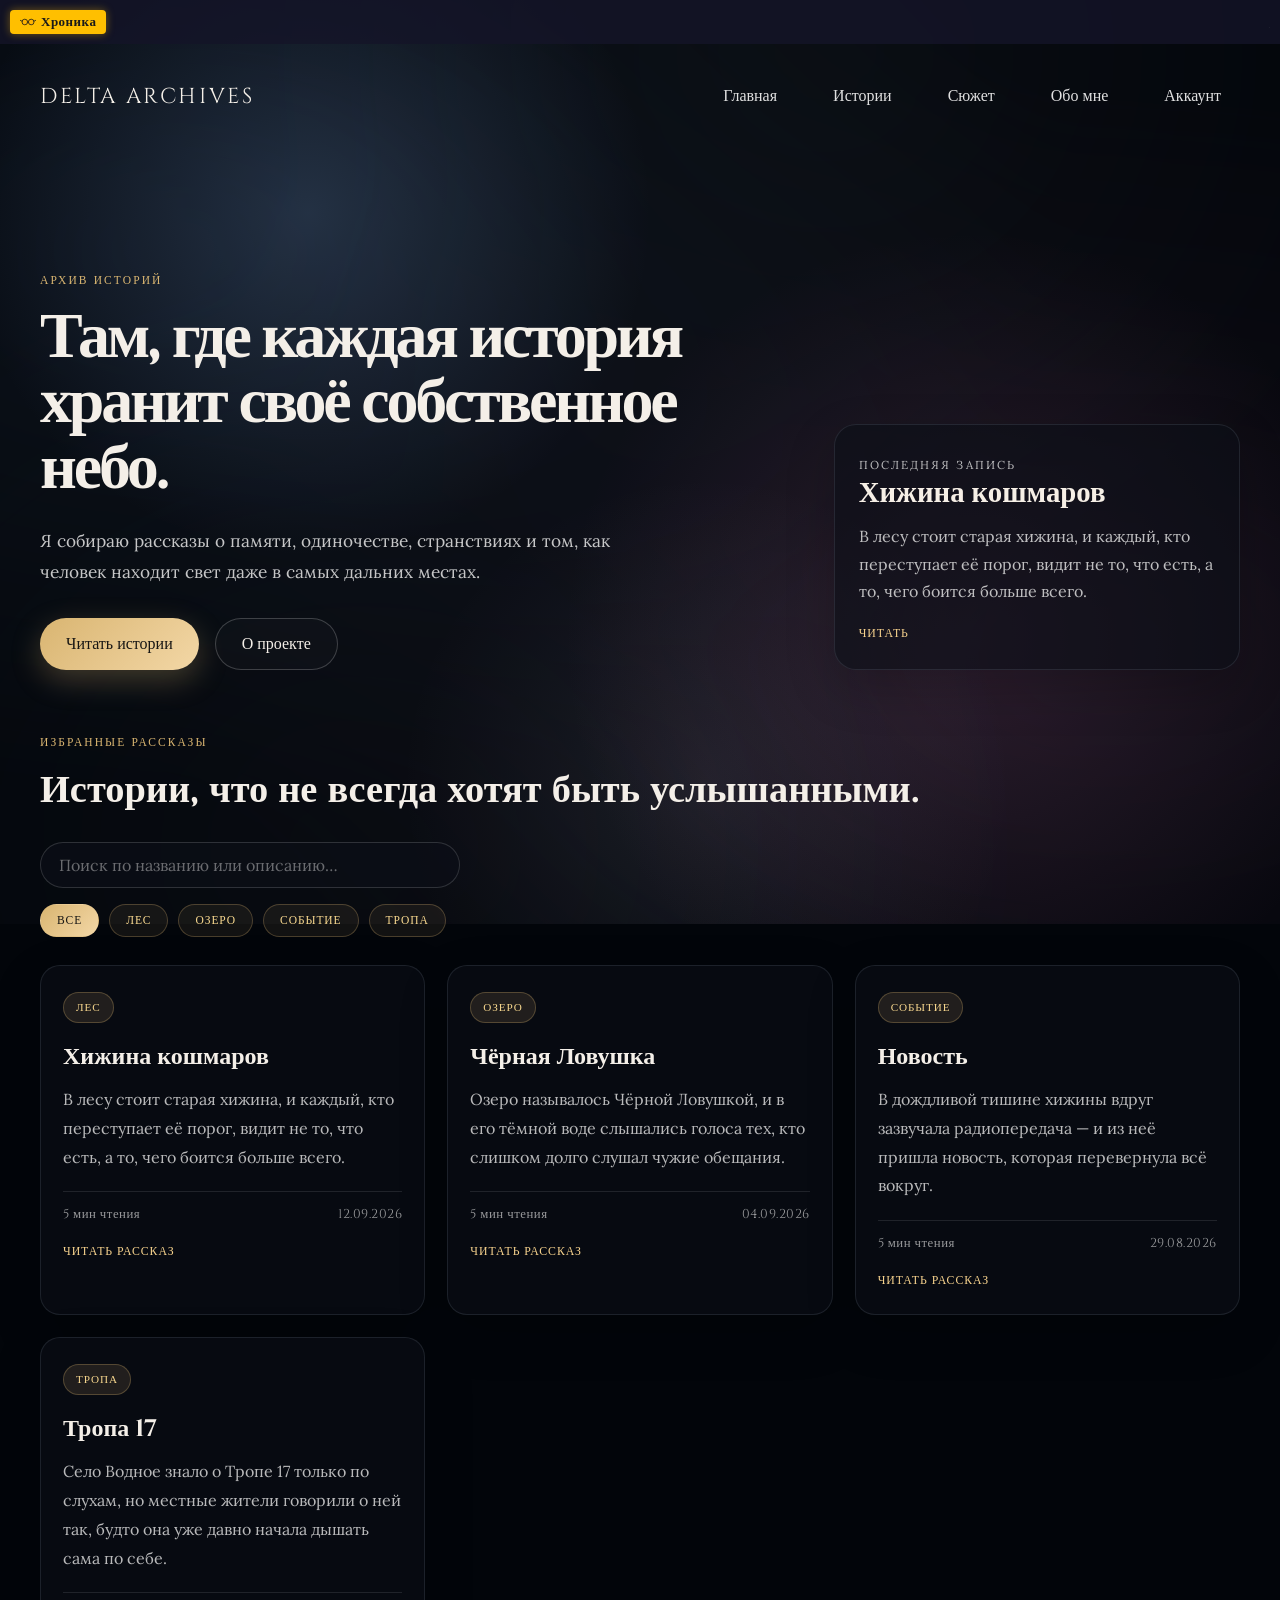
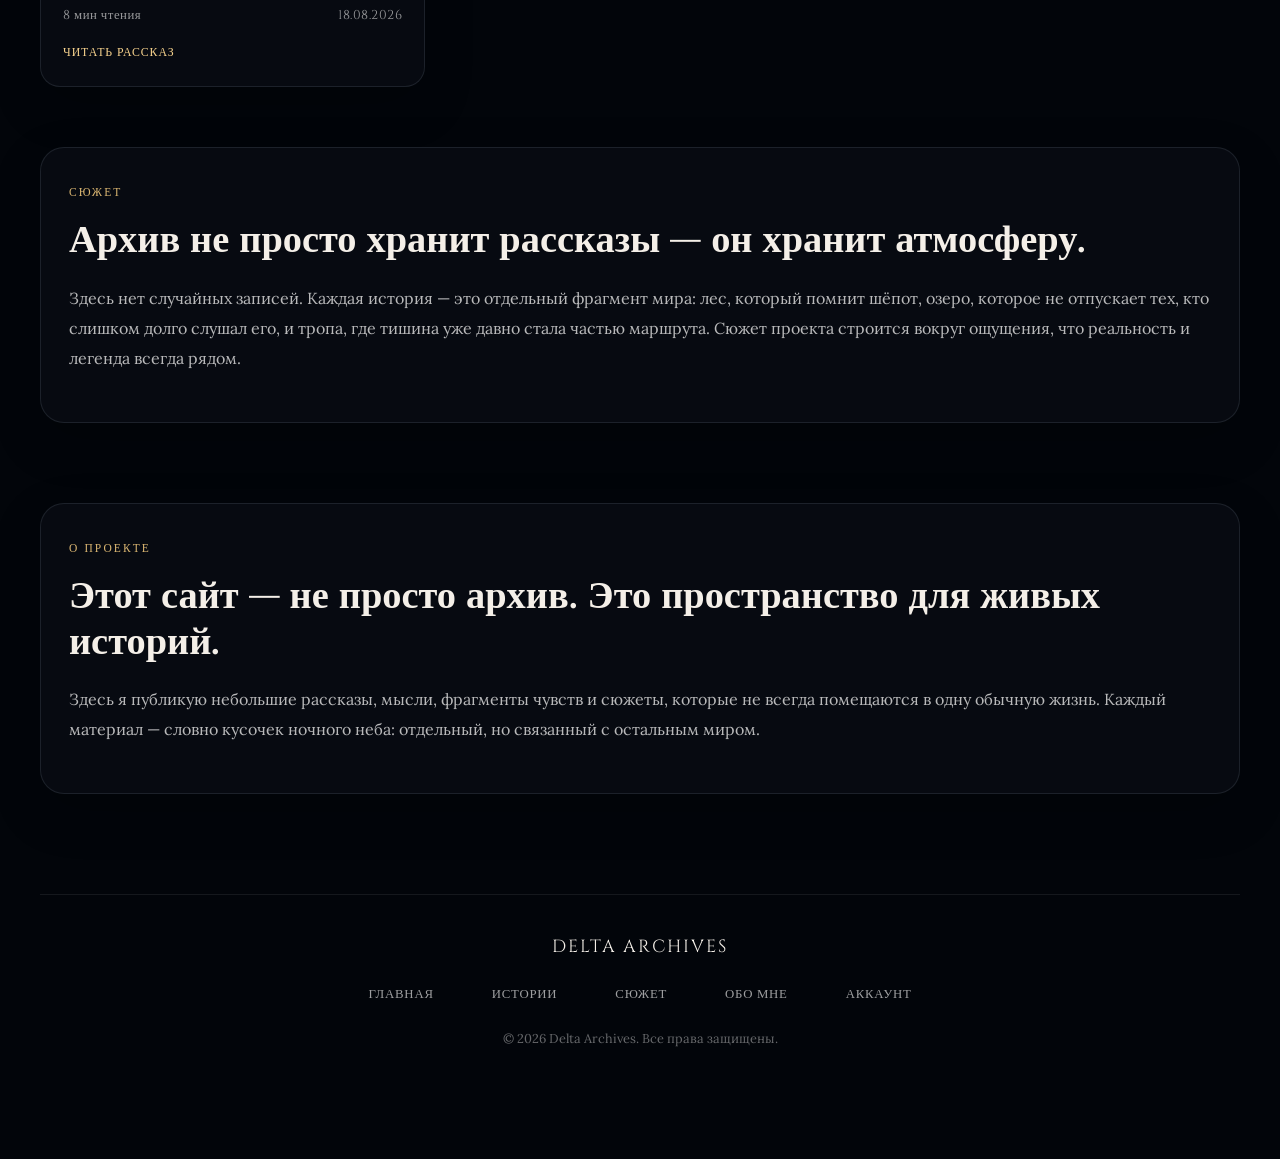
<file: index.html>
<!DOCTYPE html>
<html lang="ru">
<head>
  <meta charset="UTF-8">
  <meta name="viewport" content="width=device-width, initial-scale=1.0">
  <meta name="theme-color" content="#0B0D14">
  <meta name="description" content="Delta Archives — личный архив историй и лора с интерактивным космическим фоном.">
  <title>Delta Archives — Архив историй</title>
  <link rel="preconnect" href="https://fonts.googleapis.com">
  <link rel="preconnect" href="https://fonts.gstatic.com" crossorigin>
  <link href="https://fonts.googleapis.com/css2?family=Cinzel:wght@400;700;900&family=Lora:wght@400;500;600;700&display=swap" rel="stylesheet">
  <link rel="stylesheet" href="./css/style.css">
</head>
<body>
  <div id="background" aria-hidden="true"></div>
  <canvas id="star-lines" aria-hidden="true"></canvas>
  <canvas id="comets-canvas" aria-hidden="true"></canvas>
  <div id="comets" aria-hidden="true"></div>

  <div id="news">
    <div class="chronicle-badge">
      <svg viewBox="0 0 40 22" fill="none" xmlns="http://www.w3.org/2000/svg" aria-hidden="true">
        <circle cx="12" cy="11" r="7" stroke="#1a1a1a" stroke-width="2" fill="rgba(255,160,0,0.35)"/>
        <circle cx="28" cy="11" r="7" stroke="#1a1a1a" stroke-width="2" fill="rgba(255,160,0,0.35)"/>
        <path d="M19 11 Q20 9 21 11" stroke="#1a1a1a" stroke-width="2" stroke-linecap="round"/>
        <path d="M5 9 L1 7" stroke="#1a1a1a" stroke-width="2" stroke-linecap="round"/>
        <path d="M35 9 L39 7" stroke="#1a1a1a" stroke-width="2" stroke-linecap="round"/>
      </svg>
      Хроника
    </div>
    <div class="news-scroll">
      <span>Архив в реконструкции — сообщайте об ошибках и недостающих элементах. Спасибо за сотрудничество!</span>
    </div>
  </div>

  <div class="page-shell">
    <header class="topbar">
      <a href="./index.html" class="brand">Delta Archives</a>
      <button class="burger" id="burger-btn" aria-label="Открыть меню" aria-expanded="false" aria-controls="primary-nav">
        <span></span><span></span><span></span>
      </button>
      <nav id="primary-nav" class="primary-nav">
        <a href="./index.html">Главная</a>
        <a href="#stories">Истории</a>
        <a href="#plot">Сюжет</a>
        <a href="#about">Обо мне</a>
        <a href="./account.html">Аккаунт</a>
      </nav>
    </header>

    <main>
      <section class="hero">
        <div class="hero-copy">
          <p class="eyebrow">Архив историй</p>
          <h1>Там, где каждая история хранит своё собственное небо.</h1>
          <p class="lead">
            Я собираю рассказы о памяти, одиночестве, странствиях и том, как человек
            находит свет даже в самых дальних местах.
          </p>
          <div class="actions">
            <a class="primary-btn" href="#stories">Читать истории</a>
            <a class="secondary-btn" href="#about">О проекте</a>
          </div>
        </div>

        <aside class="hero-card" id="latest-entry">
          <p class="small-label">Последняя запись</p>
          <h3>Ветер между окнами</h3>
          <p>
            История о человеке, который научился слушать тишину, чтобы услышать голос
            прошлого.
          </p>
        </aside>
      </section>

      <section id="stories" class="stories">
        <div class="section-heading">
          <p class="eyebrow">Избранные рассказы</p>
          <h2>Истории, что не всегда хотят быть услышанными.</h2>
        </div>

        <div class="filters" role="search">
          <label class="search-wrap">
            <span class="visually-hidden">Поиск по историям</span>
            <input type="search" id="story-search" placeholder="Поиск по названию или описанию…" autocomplete="off">
          </label>
          <div class="tag-filters" id="tag-filters" role="group" aria-label="Фильтр по категориям">
            <button type="button" class="tag-btn is-active" data-tag="all">Все</button>
          </div>
        </div>

        <div id="story-grid" class="story-grid"></div>
        <p id="no-results" class="no-results" hidden>Ничего не найдено. Попробуйте другой запрос или сбросьте фильтры.</p>
      </section>

      <section id="plot" class="about">
        <div class="about-text">
          <p class="eyebrow">Сюжет</p>
          <h2>Архив не просто хранит рассказы — он хранит атмосферу.</h2>
          <p>
            Здесь нет случайных записей. Каждая история — это отдельный фрагмент мира: лес, который помнит шёпот,
            озеро, которое не отпускает тех, кто слишком долго слушал его, и тропа, где тишина уже давно стала
            частью маршрута. Сюжет проекта строится вокруг ощущения, что реальность и легенда всегда рядом.
          </p>
        </div>
      </section>

      <section id="about" class="about">
        <div class="about-text">
          <p class="eyebrow">О проекте</p>
          <h2>Этот сайт — не просто архив. Это пространство для живых историй.</h2>
          <p>
            Здесь я публикую небольшие рассказы, мысли, фрагменты чувств и сюжеты, которые не
            всегда помещаются в одну обычную жизнь. Каждый материал — словно кусочек ночного неба:
            отдельный, но связанный с остальным миром.
          </p>
        </div>
      </section>
    </main>

    <footer class="site-footer">
      <div class="footer-inner">
        <div class="footer-brand">Delta Archives</div>
        <nav class="footer-nav" aria-label="Подвал">
          <a href="./index.html">Главная</a>
          <a href="#stories">Истории</a>
          <a href="#plot">Сюжет</a>
          <a href="#about">Обо мне</a>
          <a href="./account.html">Аккаунт</a>
        </nav>
        <p class="footer-copy">&copy; 2026 Delta Archives. Все права защищены.</p>
      </div>
    </footer>
  </div>

  <script type="module" src="./js/main.js"></script>
</body>
</html>
</file>
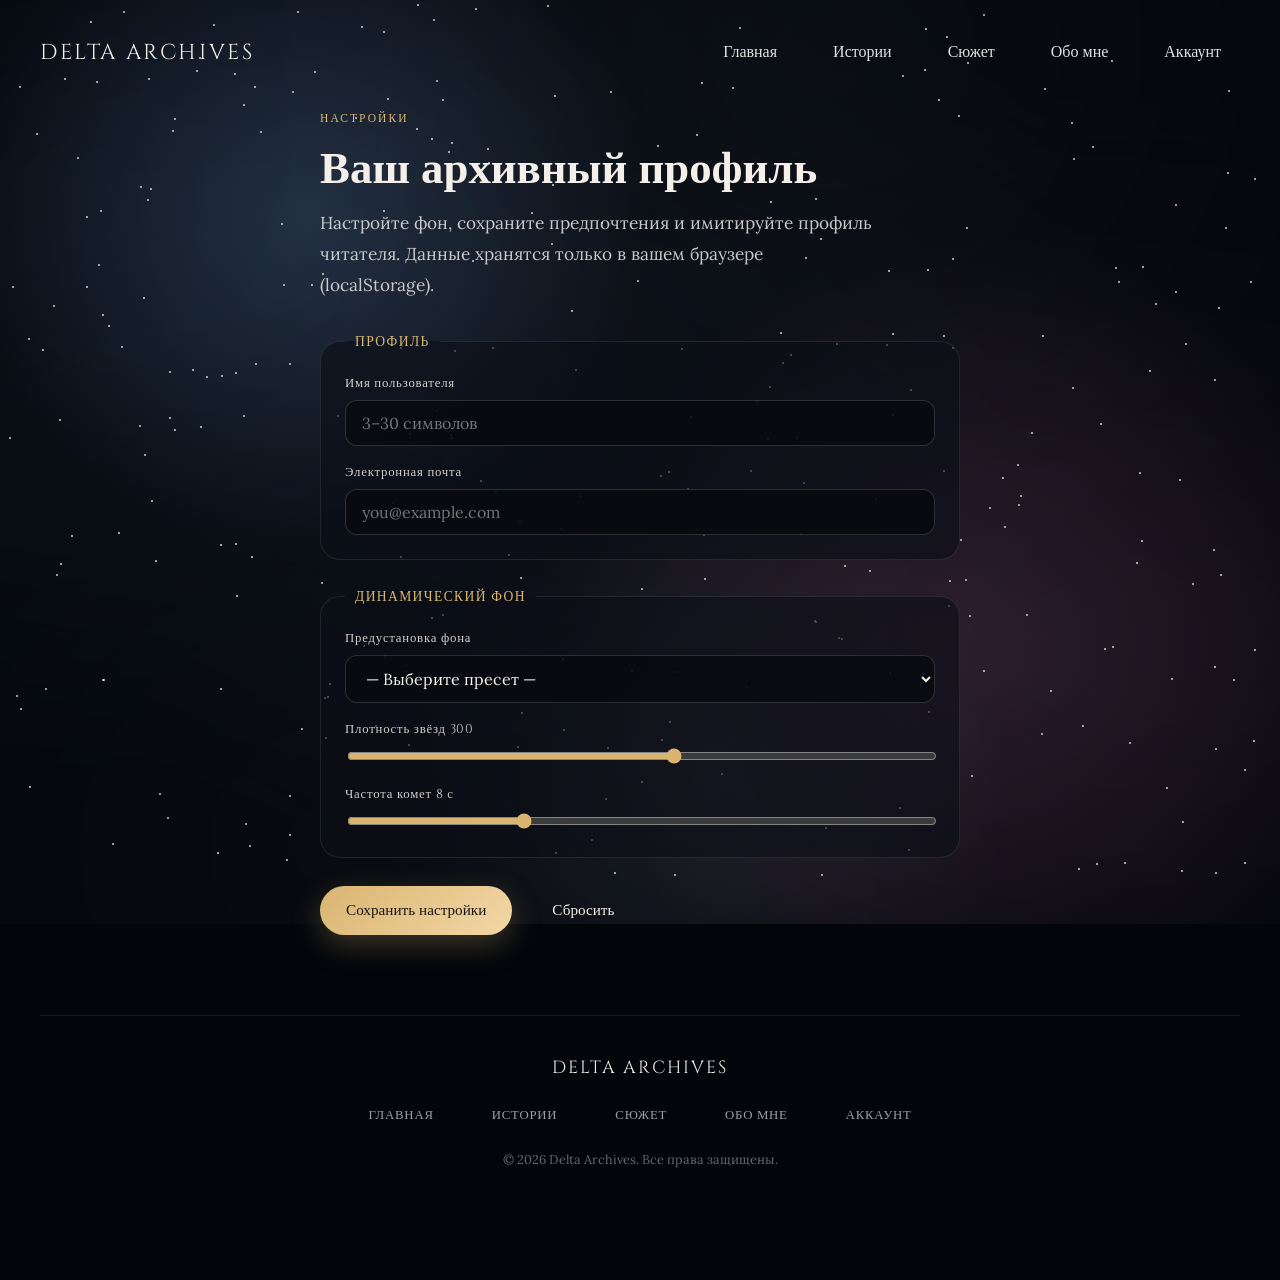
<file: account.html>
<!DOCTYPE html>
<html lang="ru">
<head>
  <meta charset="UTF-8">
  <meta name="viewport" content="width=device-width, initial-scale=1.0">
  <meta name="theme-color" content="#0B0D14">
  <title>Аккаунт — Delta Archives</title>
  <link rel="preconnect" href="https://fonts.googleapis.com">
  <link rel="preconnect" href="https://fonts.gstatic.com" crossorigin>
  <link href="https://fonts.googleapis.com/css2?family=Cinzel:wght@400;700;900&family=Lora:wght@400;500;600;700&display=swap" rel="stylesheet">
  <link rel="stylesheet" href="./css/style.css">
</head>
<body>
  <div id="background" aria-hidden="true"></div>
  <canvas id="star-lines" aria-hidden="true"></canvas>
  <canvas id="comets-canvas" aria-hidden="true"></canvas>
  <div id="comets" aria-hidden="true"></div>

  <div class="page-shell">
    <header class="topbar">
      <a href="./index.html" class="brand">Delta Archives</a>
      <button class="burger" id="burger-btn" aria-label="Открыть меню" aria-expanded="false" aria-controls="primary-nav">
        <span></span><span></span><span></span>
      </button>
      <nav id="primary-nav" class="primary-nav">
        <a href="./index.html">Главная</a>
        <a href="./index.html#stories">Истории</a>
        <a href="./index.html#plot">Сюжет</a>
        <a href="./index.html#about">Обо мне</a>
        <a href="./account.html" aria-current="page">Аккаунт</a>
      </nav>
    </header>

    <main class="account-main">
      <section class="account-section">
        <div class="section-heading">
          <p class="eyebrow">Настройки</p>
          <h1>Ваш архивный профиль</h1>
          <p class="lead account-lead">Настройте фон, сохраните предпочтения и имитируйте профиль читателя. Данные хранятся только в вашем браузере (localStorage).</p>
        </div>

        <form id="account-form" class="account-form" novalidate>
          <fieldset class="form-block">
            <legend>Профиль</legend>

            <div class="field">
              <label for="username">Имя пользователя</label>
              <input type="text" id="username" name="username" autocomplete="username" required minlength="3" maxlength="30" pattern="[A-Za-z0-9А-Яа-яЁё_\-]{3,30}" placeholder="3–30 символов">
              <p class="field-error" id="username-error" role="alert" hidden>Введите корректное имя (3–30 символов, буквы и цифры)</p>
            </div>

            <div class="field">
              <label for="email">Электронная почта</label>
              <input type="email" id="email" name="email" autocomplete="email" required placeholder="you@example.com">
              <p class="field-error" id="email-error" role="alert" hidden>Введите корректный адрес электронной почты</p>
            </div>
          </fieldset>

          <fieldset class="form-block">
            <legend>Динамический фон</legend>

            <div class="field">
              <label for="bg-preset">Предустановка фона</label>
              <select id="bg-preset" name="bg-preset" required>
                <option value="">— Выберите пресет —</option>
                <option value="default">Космос (по умолчанию)</option>
                <option value="forest">Лес</option>
                <option value="lake">Озеро</option>
                <option value="storm">Шторм</option>
                <option value="trail">Тропа</option>
              </select>
              <p class="field-error" id="bg-preset-error" role="alert" hidden>Пожалуйста, выберите предустановку динамического фона</p>
            </div>

            <div class="field range-field">
              <label for="star-density">Плотность звёзд <span id="star-density-value">300</span></label>
              <input type="range" id="star-density" name="star-density" min="50" max="500" step="10" value="300">
            </div>

            <div class="field range-field">
              <label for="comet-freq">Частота комет <span id="comet-freq-value">8</span> с</label>
              <input type="range" id="comet-freq" name="comet-freq" min="3" max="20" step="1" value="8">
            </div>
          </fieldset>

          <div class="form-actions">
            <button type="submit" class="primary-btn">Сохранить настройки</button>
            <button type="button" class="secondary-btn" id="reset-btn">Сбросить</button>
          </div>

          <p id="form-success" class="form-success" role="status" hidden>Настройки сохранены и применены.</p>
        </form>
      </section>
    </main>

    <footer class="site-footer">
      <div class="footer-inner">
        <div class="footer-brand">Delta Archives</div>
        <nav class="footer-nav" aria-label="Подвал">
          <a href="./index.html">Главная</a>
          <a href="./index.html#stories">Истории</a>
          <a href="./index.html#plot">Сюжет</a>
          <a href="./index.html#about">Обо мне</a>
          <a href="./account.html">Аккаунт</a>
        </nav>
        <p class="footer-copy">&copy; 2026 Delta Archives. Все права защищены.</p>
      </div>
    </footer>
  </div>

  <script type="module" src="./js/main.js"></script>
</body>
</html>
</file>
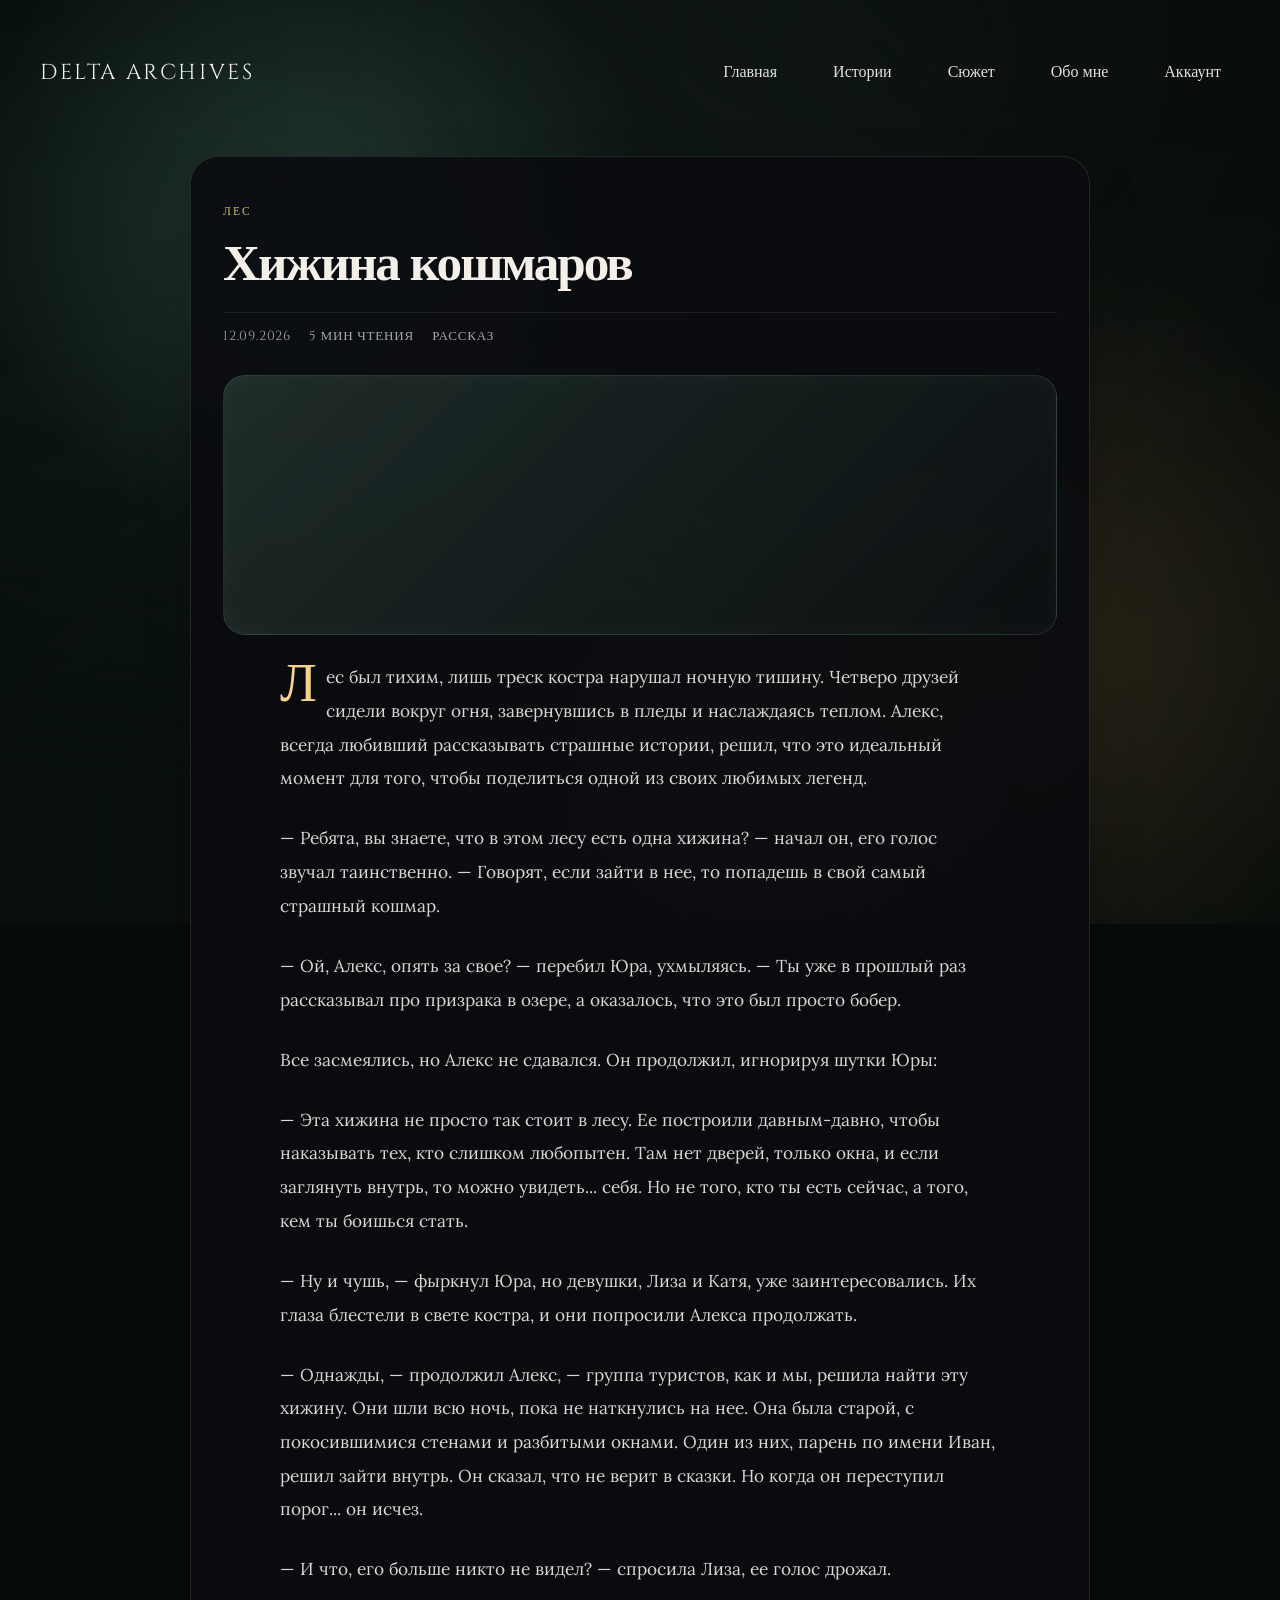
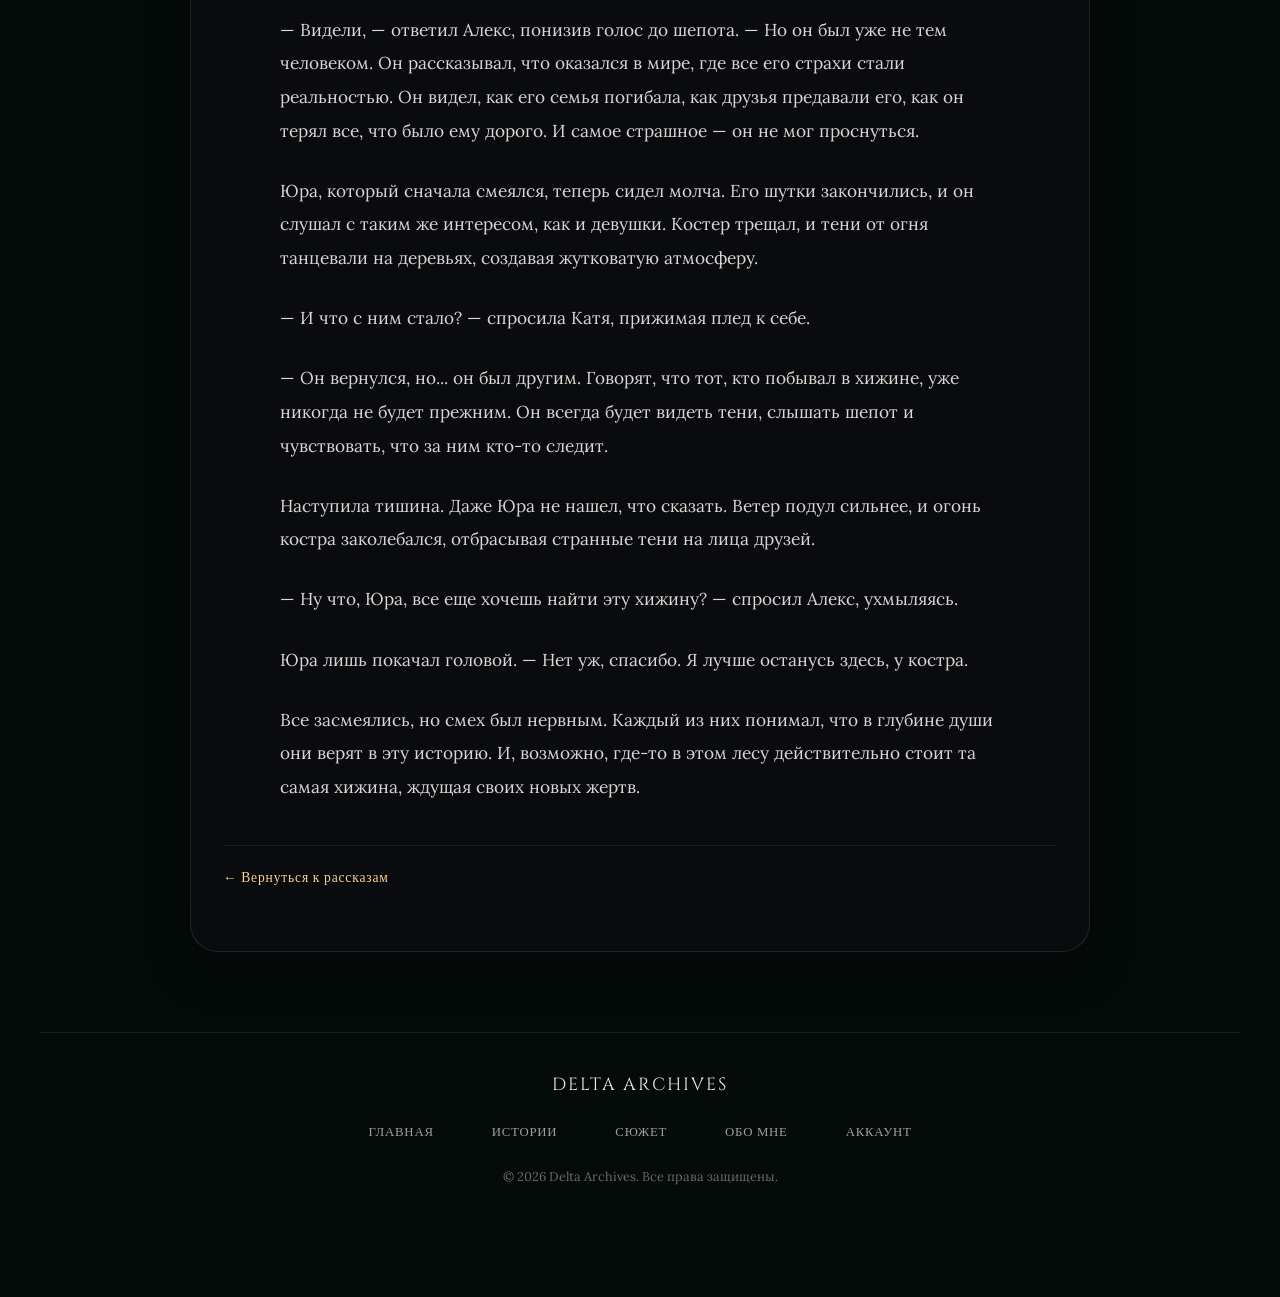
<file: story.html>
<!DOCTYPE html>
<html lang="ru">
<head>
  <meta charset="UTF-8">
  <meta name="viewport" content="width=device-width, initial-scale=1.0">
  <meta name="theme-color" content="#0B0D14">
  <title>История — Delta Archives</title>
  <link rel="preconnect" href="https://fonts.googleapis.com">
  <link rel="preconnect" href="https://fonts.gstatic.com" crossorigin>
  <link href="https://fonts.googleapis.com/css2?family=Cinzel:wght@400;700;900&family=Lora:wght@400;500;600;700&display=swap" rel="stylesheet">
  <link rel="stylesheet" href="./css/style.css">
</head>
<body class="article-page">
  <div id="background" aria-hidden="true"></div>
  <canvas id="star-lines" aria-hidden="true"></canvas>
  <canvas id="comets-canvas" aria-hidden="true"></canvas>
  <div id="comets" aria-hidden="true"></div>

  <div class="page-shell">
    <header class="topbar">
      <a href="./index.html" class="brand">Delta Archives</a>
      <button class="burger" id="burger-btn" aria-label="Открыть меню" aria-expanded="false" aria-controls="primary-nav">
        <span></span><span></span><span></span>
      </button>
      <nav id="primary-nav" class="primary-nav">
        <a href="./index.html">Главная</a>
        <a href="./index.html#stories">Истории</a>
        <a href="./index.html#plot">Сюжет</a>
        <a href="./index.html#about">Обо мне</a>
        <a href="./account.html">Аккаунт</a>
      </nav>
    </header>

    <main class="article">
      <div id="article-container"></div>
    </main>

    <footer class="site-footer">
      <div class="footer-inner">
        <div class="footer-brand">Delta Archives</div>
        <nav class="footer-nav" aria-label="Подвал">
          <a href="./index.html">Главная</a>
          <a href="./index.html#stories">Истории</a>
          <a href="./index.html#plot">Сюжет</a>
          <a href="./index.html#about">Обо мне</a>
          <a href="./account.html">Аккаунт</a>
        </nav>
        <p class="footer-copy">&copy; 2026 Delta Archives. Все права защищены.</p>
      </div>
    </footer>
  </div>

  <script type="module" src="./js/main.js"></script>
</body>
</html>
</file>
<file: css/style.css>
body {
  --bg-base: #02050a;
  --bg-accent-one: rgba(93, 124, 167, 0.30);
  --bg-accent-two: rgba(135, 82, 122, 0.26);
  --bg-accent-three: rgba(178, 193, 216, 0.10);
  --panel-border: rgba(210, 228, 255, 0.10);
  --panel-surface: rgba(13, 16, 24, 0.72);
  --article-illustration-bg: linear-gradient(135deg, rgba(79, 96, 128, 0.36), rgba(25, 29, 36, 0.8));
  margin: 0;
  min-height: 100vh;
  overflow-x: hidden;
  overflow-y: auto;
  display: flex;
  flex-direction: column;
  isolation: isolate;
  font-family: 'Lora', Georgia, serif;
  color: #e0e0e0;
  background: var(--bg-base);
}

*,
*::before,
*::after {
  box-sizing: border-box;
}

#background {
  position: fixed;
  inset: -24px;
  background:
    radial-gradient(circle at 25% 25%, var(--bg-accent-one), transparent 28%),
    radial-gradient(circle at 75% 70%, var(--bg-accent-two), transparent 34%),
    radial-gradient(circle at 55% 85%, var(--bg-accent-three), transparent 28%),
    var(--bg-base);
  overflow: hidden;
  z-index: 0;
  pointer-events: none;
  transition: background 0.6s ease;
}

#background::before,
#background::after {
  content: '';
  position: absolute;
  inset: -20%;
  pointer-events: none;
  filter: blur(45px);
  opacity: 0.35;
}

#background::before {
  background:
    radial-gradient(ellipse at 25% 35%, var(--bg-accent-one), transparent 45%),
    radial-gradient(ellipse at 75% 65%, var(--bg-accent-two), transparent 48%);
  animation: fogDrift 18s ease-in-out infinite alternate;
}

#background::after {
  background:
    radial-gradient(ellipse at 60% 20%, rgba(190, 206, 220, 0.12), transparent 40%),
    radial-gradient(ellipse at 35% 80%, var(--bg-accent-three), transparent 45%);
  animation: fogDrift 24s ease-in-out infinite alternate-reverse;
}

@keyframes fogDrift {
  from { transform: translate(-3%, -2%) scale(1); }
  to { transform: translate(3%, 2%) scale(1.08); }
}

#star-lines,
#comets-canvas {
  position: fixed;
  inset: 0;
  width: 100%;
  height: 100%;
  pointer-events: none;
  z-index: 0;
}

#comets {
  position: fixed;
  inset: 0;
  overflow: hidden;
  pointer-events: none;
  z-index: 0;
}

.comet-explosion {
  position: absolute;
  width: 12px;
  height: 12px;
  border: 2px solid rgba(255, 245, 190, 0.95);
  border-radius: 50%;
  background: rgba(255, 210, 120, 0.7);
  box-shadow: 0 0 12px 5px rgba(255, 180, 90, 0.8);
  transform: translate(-50%, -50%);
  animation: cometExplosion 0.8s ease-out forwards;
}

@keyframes cometExplosion {
  to {
    opacity: 0;
    transform: translate(-50%, -50%) scale(4);
    box-shadow: 0 0 24px 12px rgba(255, 180, 90, 0);
  }
}

.star {
  position: absolute;
  width: 2px;
  height: 2px;
  background-color: #ffffff;
  color: #ffffff;
  border-radius: 50%;
  opacity: 0.8;
  animation: starGlow var(--glow-duration) ease-in-out var(--glow-delay) infinite;
}

@keyframes starGlow {
  0%, 100% {
    opacity: 0.35;
    transform: scale(0.75);
    box-shadow: 0 0 0 rgba(255, 255, 255, 0);
  }
  50% {
    opacity: 1;
    transform: scale(1.45);
    box-shadow: 0 0 7px 2px rgba(220, 240, 255, 0.8);
  }
}

#news {
  display: flex;
  align-items: center;
  background: rgba(20, 20, 40, 0.8);
  padding: 10px;
  overflow: hidden;
  white-space: nowrap;
}

.chronicle-badge {
  display: inline-flex;
  align-items: center;
  gap: 5px;
  background: rgb(255, 191, 0);
  color: #1a1a1a;
  padding: 3px 10px;
  border-radius: 4px;
  font-size: 13px;
  font-weight: 700;
  font-family: 'Cinzel', serif;
  margin-right: 10px;
  flex-shrink: 0;
  box-shadow: 0 0 8px rgba(255, 191, 0, 0.4);
  letter-spacing: 0.5px;
  z-index: 2;
}

.chronicle-badge svg {
  width: 16px;
  height: 16px;
  flex-shrink: 0;
}

.news-scroll {
  flex: 1;
  overflow: hidden;
  position: relative;
}

.news-scroll span {
  display: inline-block;
  padding-left: 100%;
  animation: scroll 20s linear infinite;
  white-space: nowrap;
}

@keyframes scroll {
  from { transform: translateX(0); }
  to { transform: translateX(-100%); }
}

.page-shell {
  position: relative;
  z-index: 1;
  width: min(1200px, calc(100% - 32px));
  margin: 0 auto;
  padding-bottom: 80px;
}

.topbar {
  display: flex;
  align-items: center;
  justify-content: space-between;
  gap: 24px;
  padding: 30px 0 12px;
}

.brand {
  font-size: 1.35rem;
  letter-spacing: 0.12em;
  text-transform: uppercase;
  color: #f4efe8;
  font-family: 'Cinzel', serif;
}

nav {
  display: flex;
  justify-content: center;
  gap: 18px;
  flex-wrap: wrap;
}

nav a {
  text-decoration: none;
  color: #e0e0e0;
  padding: 10px 18px;
  transition: border-color 0.45s ease, background-color 0.45s ease, color 0.45s ease;
  border: 1px solid transparent;
  box-sizing: border-box;
  font-family: 'Cinzel', serif;
  border-radius: 999px;
}

nav a:hover {
  border: 1px solid rgba(255, 255, 255, 0.35);
  background: rgba(255, 255, 255, 0.04);
  color: #fff;
}

section {
  max-width: 1200px;
  margin: 60px auto 0;
  opacity: 0;
  animation: fadeIn 3s forwards;
}

.hero {
  display: grid;
  grid-template-columns: 1.5fr 0.8fr;
  align-items: end;
  gap: 32px;
  min-height: 480px;
  padding-top: 40px;
}

.eyebrow,
.small-label {
  display: inline-block;
  margin: 0 0 18px;
  text-transform: uppercase;
  letter-spacing: 0.18em;
  font-size: 0.72rem;
  color: #d9b571;
  font-family: 'Cinzel', serif;
}

.hero-copy h1 {
  margin: 0;
  font-family: 'Cinzel', serif;
  font-size: 4rem;
  font-size: clamp(2.9rem, 5vw, 5rem);
  line-height: 1.02;
  letter-spacing: -0.05em;
  color: #f4efe8;
  max-width: 700px;
  overflow-wrap: anywhere;
}

.lead {
  max-width: 640px;
  margin-top: 24px;
  font-size: 1.08rem;
  line-height: 1.8;
  color: rgba(224, 224, 224, 0.88);
  font-family: 'Lora', Georgia, serif;
}

.actions {
  display: flex;
  flex-wrap: wrap;
  gap: 16px;
  margin-top: 30px;
}

.primary-btn,
.secondary-btn {
  display: inline-flex;
  align-items: center;
  justify-content: center;
  padding: 14px 26px;
  border-radius: 999px;
  text-decoration: none;
  font-family: 'Cinzel', serif;
  transition: transform 0.25s ease, border-color 0.25s ease, background 0.25s ease;
}

.primary-btn {
  background: linear-gradient(135deg, #d9b571, #f3d7a6);
  color: #171614;
  box-shadow: 0 10px 30px rgba(217, 181, 113, 0.28);
}

.secondary-btn {
  border: 1px solid rgba(255, 255, 255, 0.2);
  color: #f4efe8;
  background: rgba(255, 255, 255, 0.02);
}

.primary-btn:hover,
.secondary-btn:hover {
  transform: translateY(-2px);
}

.hero-card,
.story-card,
.about-text {
  background: rgba(12, 15, 24, 0.62);
  border: 1px solid var(--panel-border);
  box-shadow: 0 18px 50px rgba(0, 0, 0, 0.2);
  -webkit-backdrop-filter: blur(8px);
  backdrop-filter: blur(8px);
}

.hero-card {
  padding: 28px 24px;
  border-radius: 22px;
}

.hero-card h3 {
  margin: 0 0 10px;
  font-size: 1.8rem;
  font-family: 'Cinzel', serif;
  color: #f6efe6;
}

.hero-card p {
  margin: 0;
  line-height: 1.7;
  color: rgba(224, 224, 224, 0.84);
  font-family: 'Lora', Georgia, serif;
}

.section-heading {
  margin-bottom: 28px;
}

.section-heading h2,
.about-text h2 {
  margin: 0;
  font-family: 'Cinzel', serif;
  font-size: 2.6rem;
  font-size: clamp(2rem, 3vw, 3rem);
  line-height: 1.2;
  color: #f4efe8;
}

.story-grid {
  display: grid;
  grid-template-columns: repeat(3, minmax(0, 1fr));
  gap: 22px;
}

.story-card {
  padding: 26px 22px;
  border-radius: 20px;
}

.story-tag {
  display: inline-block;
  margin-bottom: 18px;
  padding: 7px 12px;
  border-radius: 999px;
  background: rgba(217, 181, 113, 0.12);
  border: 1px solid rgba(217, 181, 113, 0.28);
  color: #f8d88f;
  text-transform: uppercase;
  letter-spacing: 0.08em;
  font-size: 0.7rem;
  font-family: 'Cinzel', serif;
}

.story-card h3 {
  margin: 0 0 12px;
  color: #f4efe8;
  font-family: 'Cinzel', serif;
  font-size: 1.5rem;
  overflow-wrap: anywhere;
}

.story-card p {
  margin: 0;
  line-height: 1.8;
  color: rgba(224, 224, 224, 0.82);
  font-family: 'Lora', Georgia, serif;
}

.story-meta {
  display: flex;
  justify-content: space-between;
  gap: 12px;
  margin-top: 20px;
  padding-top: 14px;
  border-top: 1px solid rgba(255, 255, 255, 0.1);
  color: rgba(214, 214, 214, 0.7);
  font-size: 0.8rem;
  letter-spacing: 0.04em;
  font-family: 'Cinzel', serif;
}

.card-link {
  display: inline-block;
  margin-top: 20px;
  color: #f6d28d;
  text-decoration: none;
  font-family: 'Cinzel', serif;
  letter-spacing: 0.08em;
  text-transform: uppercase;
  font-size: 0.74rem;
}

.card-link:hover {
  text-decoration: underline;
}

.about {
  padding-bottom: 20px;
}

.article-page .page-shell {
  padding-top: 20px;
}

.article {
  position: relative;
  z-index: 1;
  max-width: 900px;
  margin: 50px auto 0;
  padding: 42px 32px 64px;
  border-radius: 28px;
  background: rgba(10, 12, 16, 0.9);
  border: 1px solid var(--panel-border);
  box-shadow: 0 18px 50px rgba(0, 0, 0, 0.22);
}

.article-header {
  margin-bottom: 28px;
}

.article h1 {
  margin: 0;
  font-family: 'Cinzel', serif;
  font-size: 3.2rem;
  font-size: clamp(2.5rem, 4vw, 4rem);
  line-height: 1.08;
  letter-spacing: -0.04em;
  color: #f4efe8;
  overflow-wrap: anywhere;
}

.article-meta {
  display: flex;
  flex-wrap: wrap;
  gap: 18px;
  margin-top: 20px;
  padding-top: 14px;
  border-top: 1px solid rgba(255, 255, 255, 0.08);
  color: rgba(224, 224, 224, 0.72);
  font-family: 'Cinzel', serif;
  font-size: 0.82rem;
  letter-spacing: 0.06em;
  text-transform: uppercase;
}

.article-illustration {
  height: 260px;
  margin: 30px 0 26px;
  border-radius: 22px;
  background: var(--article-illustration-bg);
  border: 1px solid var(--panel-border);
  box-shadow: inset 0 0 24px rgba(255, 255, 255, 0.04);
}

.article-body {
  max-width: 720px;
  margin: 0 auto;
  font-family: 'Lora', Georgia, serif;
  font-size: 1.08rem;
  line-height: 1.95;
  color: rgba(239, 237, 231, 0.9);
  letter-spacing: 0;
  overflow-wrap: break-word;
  text-wrap: pretty;
  text-rendering: optimizeLegibility;
}

.article-body p {
  margin: 0 0 1.65rem;
}

.article-body p:last-child {
  margin-bottom: 0;
}

.article-body p:first-of-type::first-letter {
  float: left;
  margin: 0.12rem 0.55rem 0 0;
  font-family: 'Cinzel', serif;
  font-size: 3.4rem;
  line-height: 0.82;
  color: #f6d28d;
}

.article-body--dossier {
  max-width: 760px;
}

.article-body--dossier > p {
  margin-bottom: 1.25rem;
}

.article-body--dossier > p:first-of-type::first-letter {
  font-size: 3rem;
}

.dossier-heading {
  margin: 3.2rem 0 1.35rem;
  padding: 0.8rem 0 0.8rem 1rem;
  border-left: 3px solid #d9b571;
  border-bottom: 1px solid rgba(217, 181, 113, 0.2);
  color: #f4efe8;
  font-family: 'Cinzel', serif;
  font-size: 1.5rem;
  font-size: clamp(1.25rem, 2.5vw, 1.65rem);
  line-height: 1.35;
  letter-spacing: 0;
}

.dossier-heading:first-child {
  margin-top: 0;
}

.dossier-label {
  margin: 1.8rem 0 0.45rem;
  color: #f6d28d;
  font-family: 'Cinzel', serif;
  font-size: 0.95rem;
  line-height: 1.45;
  letter-spacing: 0.02em;
}

.dossier-item {
  margin: 0 0 0.45rem !important;
  padding: 0.65rem 0.9rem;
  border-left: 1px solid rgba(217, 181, 113, 0.32);
  color: rgba(239, 237, 231, 0.82);
  font-size: 0.98rem;
  line-height: 1.65;
}

.dossier-dialogue {
  margin: 0.75rem 0 !important;
  padding: 0.75rem 1rem;
  border-left: 2px solid rgba(217, 181, 113, 0.5);
  background: rgba(255, 255, 255, 0.035);
  color: rgba(245, 242, 235, 0.86);
  font-size: 0.98rem;
  line-height: 1.7;
}

.dossier-quote {
  margin: 1.2rem 0 1.6rem;
  padding: 1rem 1.2rem;
  border-left: 3px solid #d9b571;
  background: rgba(217, 181, 113, 0.07);
  color: rgba(247, 242, 229, 0.9);
  font-style: italic;
  line-height: 1.8;
}

.article-footer {
  margin-top: 36px;
  padding-top: 18px;
  border-top: 1px solid rgba(255, 255, 255, 0.08);
}

.article-footer a {
  color: #f6d28d;
  text-decoration: none;
}

.article-footer a:hover {
  text-decoration: underline;
}

.about-text {
  padding: 32px 28px;
  border-radius: 24px;
}

.about-text p:last-child {
  margin-top: 18px;
  line-height: 1.9;
  color: rgba(224, 224, 224, 0.82);
  font-family: 'Lora', Georgia, serif;
}

@keyframes fadeIn {
  from { opacity: 0; transform: translateY(12px); }
  to { opacity: 1; transform: translateY(0); }
}

@media (prefers-reduced-motion: reduce) {
  *,
  *::before,
  *::after {
    animation-duration: 0.01ms !important;
    animation-iteration-count: 1 !important;
    scroll-behavior: auto !important;
  }
}

#news,
nav,
section,
.topbar {
  position: relative;
  z-index: 1;
}

@media (max-width: 1024px) {
  .page-shell {
    width: min(100% - 40px, 920px);
  }

  .hero {
    grid-template-columns: minmax(0, 1.2fr) minmax(250px, 0.8fr);
    gap: 24px;
  }

  .story-grid {
    grid-template-columns: repeat(2, minmax(0, 1fr));
  }
}

@media (max-width: 760px) {
  .hero {
    grid-template-columns: 1fr;
    min-height: auto;
    padding-top: 20px;
  }

  .story-grid {
    grid-template-columns: 1fr;
  }

  .topbar {
    flex-direction: column;
    align-items: stretch;
    gap: 18px;
  }

  nav {
    justify-content: flex-start;
    gap: 8px;
  }

  nav a {
    padding: 8px 12px;
  }

  section {
    margin-top: 44px;
  }
}

@media (max-width: 560px) {
  .page-shell {
    width: min(100% - 20px, 1200px);
  }

  nav {
    display: grid;
    grid-template-columns: repeat(2, minmax(0, 1fr));
    width: 100%;
  }

  nav a {
    text-align: center;
  }

  #news {
    padding: 8px;
  }

  .chronicle-badge {
    margin-right: 8px;
    padding-inline: 8px;
    font-size: 11px;
  }

  .news-scroll {
    font-size: 0.78rem;
  }

  .brand {
    font-size: 1.1rem;
  }

  .hero-copy h1 {
    font-size: clamp(2.35rem, 12vw, 3.4rem);
  }

  .lead {
    font-size: 1rem;
    line-height: 1.7;
  }

  .actions {
    flex-direction: column;
    align-items: stretch;
  }

  .primary-btn,
  .secondary-btn {
    width: 100%;
  }

  .hero-card,
  .story-card,
  .about-text {
    padding: 22px 18px;
    border-radius: 16px;
  }

  .story-meta {
    align-items: flex-start;
    flex-direction: column;
    gap: 6px;
  }

  .hero-copy h1 {
    letter-spacing: -0.03em;
  }

  .article {
    margin-top: 28px;
    padding: 26px 16px 38px;
    border-radius: 20px;
  }

  .article h1 {
    font-size: clamp(2.1rem, 11vw, 3rem);
  }

  .article-illustration {
    height: 180px;
    margin-block: 24px;
    border-radius: 16px;
  }

  .article-body {
    font-size: 1rem;
    line-height: 1.85;
  }

  .article-body p {
    margin-bottom: 1.4rem;
  }

  .dossier-item,
  .dossier-dialogue,
  .dossier-quote {
    padding-inline: 0.75rem;
  }
}
/* ========== Delta Archives — extensions (ToR alignment) ========== */

:root {
  --accent: #C99A3D;
  --accent-2: #FFA000;
  --text: #F2EDE1;
  --text-muted: #9AA0B4;
  --surface-2: #2A2E40;
  --bg-tor: #0B0D14;
  --space-unit: 8px;
}

.visually-hidden {
  position: absolute;
  width: 1px;
  height: 1px;
  padding: 0;
  margin: -1px;
  overflow: hidden;
  clip: rect(0, 0, 0, 0);
  white-space: nowrap;
  border: 0;
}

/* Brand as link */
a.brand {
  text-decoration: none;
  color: #f4efe8;
}

/* Burger */
.burger {
  display: none;
  flex-direction: column;
  justify-content: center;
  gap: 5px;
  width: 44px;
  height: 44px;
  padding: 10px;
  background: transparent;
  border: 1px solid rgba(255, 255, 255, 0.15);
  border-radius: 10px;
  cursor: pointer;
  z-index: 20;
}

.burger span {
  display: block;
  height: 2px;
  width: 100%;
  background: #f4efe8;
  border-radius: 1px;
  transition: transform 0.25s ease, opacity 0.25s ease;
}

.burger.is-open span:nth-child(1) {
  transform: translateY(7px) rotate(45deg);
}
.burger.is-open span:nth-child(2) {
  opacity: 0;
}
.burger.is-open span:nth-child(3) {
  transform: translateY(-7px) rotate(-45deg);
}

.primary-nav {
  display: flex;
  justify-content: center;
  gap: 18px;
  flex-wrap: wrap;
}

/* Filters */
.filters {
  display: flex;
  flex-direction: column;
  gap: 16px;
  margin-bottom: 28px;
}

.search-wrap input[type="search"] {
  width: 100%;
  max-width: 420px;
  padding: 12px 18px;
  border-radius: 999px;
  border: 1px solid rgba(255, 255, 255, 0.15);
  background: rgba(12, 15, 24, 0.7);
  color: #f4efe8;
  font-family: 'Lora', Georgia, serif;
  font-size: 1rem;
  outline: none;
  transition: border-color 0.25s ease, box-shadow 0.25s ease;
}

.search-wrap input[type="search"]:focus {
  border-color: rgba(201, 154, 61, 0.6);
  box-shadow: 0 0 0 3px rgba(201, 154, 61, 0.2);
}

.search-wrap input[type="search"]::placeholder {
  color: rgba(224, 224, 224, 0.45);
}

.tag-filters {
  display: flex;
  flex-wrap: wrap;
  gap: 10px;
}

.tag-btn {
  padding: 8px 16px;
  border-radius: 999px;
  border: 1px solid rgba(217, 181, 113, 0.28);
  background: rgba(217, 181, 113, 0.08);
  color: #f8d88f;
  font-family: 'Cinzel', serif;
  font-size: 0.72rem;
  letter-spacing: 0.08em;
  text-transform: uppercase;
  cursor: pointer;
  transition: background 0.2s ease, border-color 0.2s ease, color 0.2s ease;
}

.tag-btn:hover {
  background: rgba(217, 181, 113, 0.18);
}

.tag-btn.is-active {
  background: linear-gradient(135deg, #d9b571, #f3d7a6);
  color: #171614;
  border-color: transparent;
}

.no-results {
  margin: 32px 0;
  padding: 28px;
  text-align: center;
  border-radius: 16px;
  border: 1px dashed rgba(255, 255, 255, 0.15);
  color: rgba(224, 224, 224, 0.7);
  font-family: 'Lora', Georgia, serif;
}

/* Footer */
.site-footer {
  margin-top: 80px;
  padding: 40px 0 32px;
  border-top: 1px solid rgba(255, 255, 255, 0.08);
}

.footer-inner {
  display: flex;
  flex-direction: column;
  align-items: center;
  gap: 16px;
  text-align: center;
}

.footer-brand {
  font-family: 'Cinzel', serif;
  font-size: 1.1rem;
  letter-spacing: 0.12em;
  text-transform: uppercase;
  color: #f4efe8;
}

.footer-nav {
  display: flex;
  flex-wrap: wrap;
  justify-content: center;
  gap: 12px 20px;
}

.footer-nav a {
  color: rgba(224, 224, 224, 0.7);
  text-decoration: none;
  font-family: 'Cinzel', serif;
  font-size: 0.8rem;
  letter-spacing: 0.06em;
  text-transform: uppercase;
  transition: color 0.2s ease;
}

.footer-nav a:hover {
  color: #f6d28d;
}

.footer-copy {
  margin: 0;
  font-size: 0.8rem;
  color: rgba(224, 224, 224, 0.45);
  font-family: 'Lora', Georgia, serif;
}

/* Article footer link */
.article-footer {
  margin-top: 40px;
  padding-top: 20px;
  border-top: 1px solid rgba(255, 255, 255, 0.08);
}

.article-footer a {
  color: #f6d28d;
  text-decoration: none;
  font-family: 'Cinzel', serif;
  font-size: 0.85rem;
  letter-spacing: 0.06em;
}

.article-footer a:hover {
  text-decoration: underline;
}

/* Account page */
.account-main {
  padding-top: 20px;
}

.account-section {
  max-width: 640px;
  margin: 0 auto;
}

.account-section h1 {
  margin: 0 0 12px;
  font-family: 'Cinzel', serif;
  font-size: clamp(2rem, 4vw, 2.8rem);
  color: #f4efe8;
  line-height: 1.15;
}

.account-lead {
  margin: 0 0 32px;
  max-width: 560px;
}

.account-form {
  display: flex;
  flex-direction: column;
  gap: 28px;
}

.form-block {
  margin: 0;
  padding: 24px;
  border: 1px solid var(--panel-border);
  border-radius: 20px;
  background: rgba(12, 15, 24, 0.62);
  -webkit-backdrop-filter: blur(8px);
  backdrop-filter: blur(8px);
}

.form-block legend {
  padding: 0 10px;
  font-family: 'Cinzel', serif;
  font-size: 0.85rem;
  letter-spacing: 0.1em;
  text-transform: uppercase;
  color: #d9b571;
}

.field {
  margin-bottom: 18px;
}

.field:last-child {
  margin-bottom: 0;
}

.field label {
  display: block;
  margin-bottom: 8px;
  font-family: 'Cinzel', serif;
  font-size: 0.8rem;
  letter-spacing: 0.06em;
  color: rgba(244, 239, 232, 0.85);
}

.field input[type="text"],
.field input[type="email"],
.field select {
  width: 100%;
  padding: 12px 16px;
  border-radius: 12px;
  border: 1px solid rgba(255, 255, 255, 0.15);
  background: rgba(8, 10, 16, 0.8);
  color: #f4efe8;
  font-family: 'Lora', Georgia, serif;
  font-size: 1rem;
  outline: none;
  transition: border-color 0.2s ease, box-shadow 0.2s ease;
}

.field input:focus,
.field select:focus {
  border-color: rgba(201, 154, 61, 0.55);
  box-shadow: 0 0 0 3px rgba(201, 154, 61, 0.18);
}

.field input.is-invalid,
.field select.is-invalid {
  border-color: #e06c75;
}

.field-error {
  margin: 6px 0 0;
  font-size: 0.82rem;
  color: #e06c75;
  font-family: 'Lora', Georgia, serif;
}

.range-field input[type="range"] {
  width: 100%;
  accent-color: #d9b571;
}

.form-actions {
  display: flex;
  flex-wrap: wrap;
  gap: 14px;
}

.form-actions .primary-btn,
.form-actions .secondary-btn {
  border: none;
  cursor: pointer;
  font-size: 0.95rem;
}

.form-actions .secondary-btn {
  background: transparent;
}

.form-success {
  margin: 0;
  padding: 14px 18px;
  border-radius: 12px;
  background: rgba(89, 160, 110, 0.18);
  border: 1px solid rgba(89, 160, 110, 0.4);
  color: #a8e0b8;
  font-family: 'Lora', Georgia, serif;
}

/* Responsive: burger + nav */
@media (max-width: 768px) {
  .burger {
    display: flex;
  }

  .primary-nav {
    display: none;
    position: absolute;
    top: 100%;
    left: 0;
    right: 0;
    flex-direction: column;
    gap: 4px;
    padding: 12px 16px 20px;
    background: rgba(10, 12, 18, 0.96);
    border-bottom: 1px solid rgba(255, 255, 255, 0.08);
    z-index: 15;
  }

  .primary-nav.is-open {
    display: flex;
  }

  .primary-nav a {
    display: block;
    padding: 14px 16px;
    border-radius: 10px;
    text-align: left;
  }

  .topbar {
    position: relative;
    flex-wrap: wrap;
  }

  .story-grid {
    grid-template-columns: 1fr;
  }

  .hero {
    grid-template-columns: 1fr;
    min-height: auto;
  }
}

@media (min-width: 769px) and (max-width: 1024px) {
  .story-grid {
    grid-template-columns: repeat(2, minmax(0, 1fr));
  }
}

/* Focus visibility */
a:focus-visible,
button:focus-visible,
input:focus-visible,
select:focus-visible {
  outline: 2px solid #d9b571;
  outline-offset: 2px;
}
</file>
